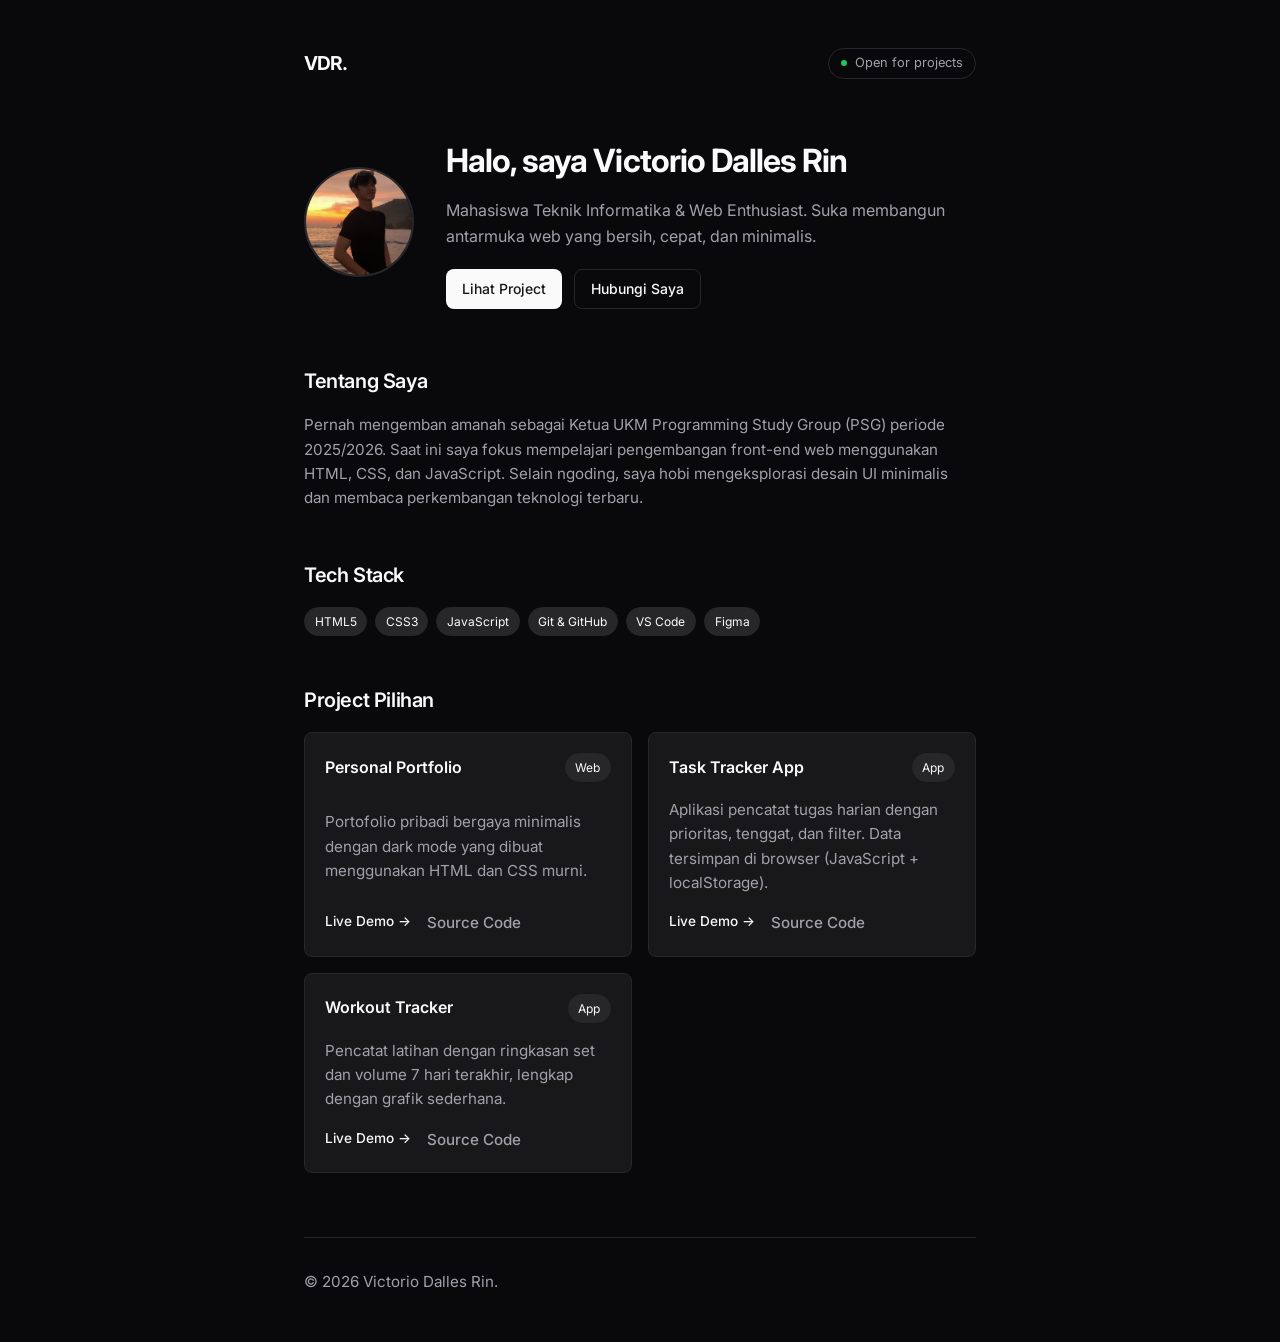
<file: index.html>
<!DOCTYPE html>
<html lang="id">

<head>
      <meta charset="UTF-8">
      <meta name="viewport" content="width=device-width, initial-scale=1.0">
      <!-- 1. NAMA -->
      <title>Portofolio - Victorio Dalles Rin</title>
      <link rel="stylesheet" href="assets/style.css">
</head>

<body>

      <div class="container">
            <!-- Navbar -->
            <nav class="navbar">
                  <!-- 2. LOGO INITIAL NAMA -->
                  <div class="logo">VDR.</div>
                  <div class="status-badge">
                        <span class="dot"></span> Open for projects
                  </div>
            </nav>

            <!-- Hero Section -->
            <header class="hero">
                  <div class="hero-content">

                        <!-- 3. FOTO (Simpan gambar profile.jpg di folder image/) -->
                        <img src="image/profile.jpg" alt="Foto Victorio Dalles Rin" class="avatar">

                        <div class="hero-text">
                              <!-- 4. GANTI NAMA UTAMA -->
                              <h1 class="title">Halo, saya Victorio Dalles Rin </h1>
                              <p class="subtitle">
                                    Mahasiswa Teknik Informatika &amp; Web Enthusiast. Suka membangun antarmuka web yang
                                    bersih, cepat, dan minimalis.
                              </p>
                              <div class="cta-buttons">
                                    <a href="#projects" class="button">Lihat Project</a>

                                    <!-- 5. LINK WHATSAPP -->
                                    <a href="https://wa.me/6285175140928" target="_blank" class="button button-outline">
                                          Hubungi Saya
                                    </a>
                              </div>
                        </div>

                  </div>
            </header>

            <!-- About Section -->
            <section class="section">
                  <h2 class="section-title">Tentang Saya</h2>
                  <p class="text-muted">
                        Pernah mengemban amanah sebagai Ketua UKM Programming Study Group (PSG) periode 2025/2026. Saat
                        ini saya fokus
                        mempelajari pengembangan front-end web menggunakan HTML, CSS, dan JavaScript. Selain ngoding,
                        saya hobi mengeksplorasi
                        desain UI minimalis dan membaca perkembangan teknologi terbaru.
                  </p>
            </section>

            <!-- Tech Stack Section -->
            <section class="section">
                  <h2 class="section-title">Tech Stack</h2>
                  <div class="badges-wrapper">
                        <span class="badge">HTML5</span>
                        <span class="badge">CSS3</span>
                        <span class="badge">JavaScript</span>
                        <span class="badge">Git &amp; GitHub</span>
                        <span class="badge">VS Code</span>
                        <span class="badge">Figma</span>
                  </div>
            </section>

            <!-- Projects Section -->
            <section class="section" id="projects">
                  <h2 class="section-title">Project Pilihan</h2>
                  <div class="projects-grid">

                        <!-- Project Card 1 -->
                        <div class="card">
                              <div class="card-header">
                                    <h3>Personal Portfolio</h3>
                                    <span class="badge">Web</span>
                              </div>
                              <p class="text-muted">
                                    Portofolio pribadi bergaya minimalis dengan dark mode yang dibuat menggunakan HTML
                                    dan CSS murni.
                              </p>
                              <div class="card-footer">
                                    <a href="https://victoriodr.github.io/my-portofolio/" target="_blank" rel="noopener"
                                          class="link">Live Demo &rarr;</a>
                                    <a href="https://github.com/VictorioDR/my-portofolio" target="_blank" rel="noopener"
                                          class="link text-muted">Source Code</a>
                              </div>
                        </div>

                        <!-- Project Card 2 -->
                        <div class="card">
                              <div class="card-header">
                                    <h3>Task Tracker App</h3>
                                    <span class="badge">App</span>
                              </div>
                              <p class="text-muted">
                                    Aplikasi pencatat tugas harian dengan prioritas, tenggat, dan filter. Data tersimpan
                                    di browser (JavaScript + localStorage).
                              </p>
                              <div class="card-footer">
                                    <a href="projects/task-tracker/" class="link">Live Demo &rarr;</a>
                                    <a href="https://github.com/VictorioDR/my-portofolio/tree/main/projects/task-tracker"
                                          target="_blank" rel="noopener" class="link text-muted">Source Code</a>
                              </div>
                        </div>

                        <!-- Project Card 3 -->
                        <div class="card">
                              <div class="card-header">
                                    <h3>Workout Tracker</h3>
                                    <span class="badge">App</span>
                              </div>
                              <p class="text-muted">
                                    Pencatat latihan dengan ringkasan set dan volume 7 hari terakhir, lengkap dengan
                                    grafik sederhana.
                              </p>
                              <div class="card-footer">
                                    <a href="projects/workout-tracker/" class="link">Live Demo &rarr;</a>
                                    <a href="https://github.com/VictorioDR/my-portofolio/tree/main/projects/workout-tracker"
                                          target="_blank" rel="noopener" class="link text-muted">Source Code</a>
                              </div>
                        </div>
                  </div>
            </section>

            <!-- Footer -->
            <footer class="footer">
                  <!-- 6. FOOTER -->
                  <p class="text-muted">&copy; 2026 Victorio Dalles Rin.</p>
            </footer>

      </div>

</body>

</html>
</file>
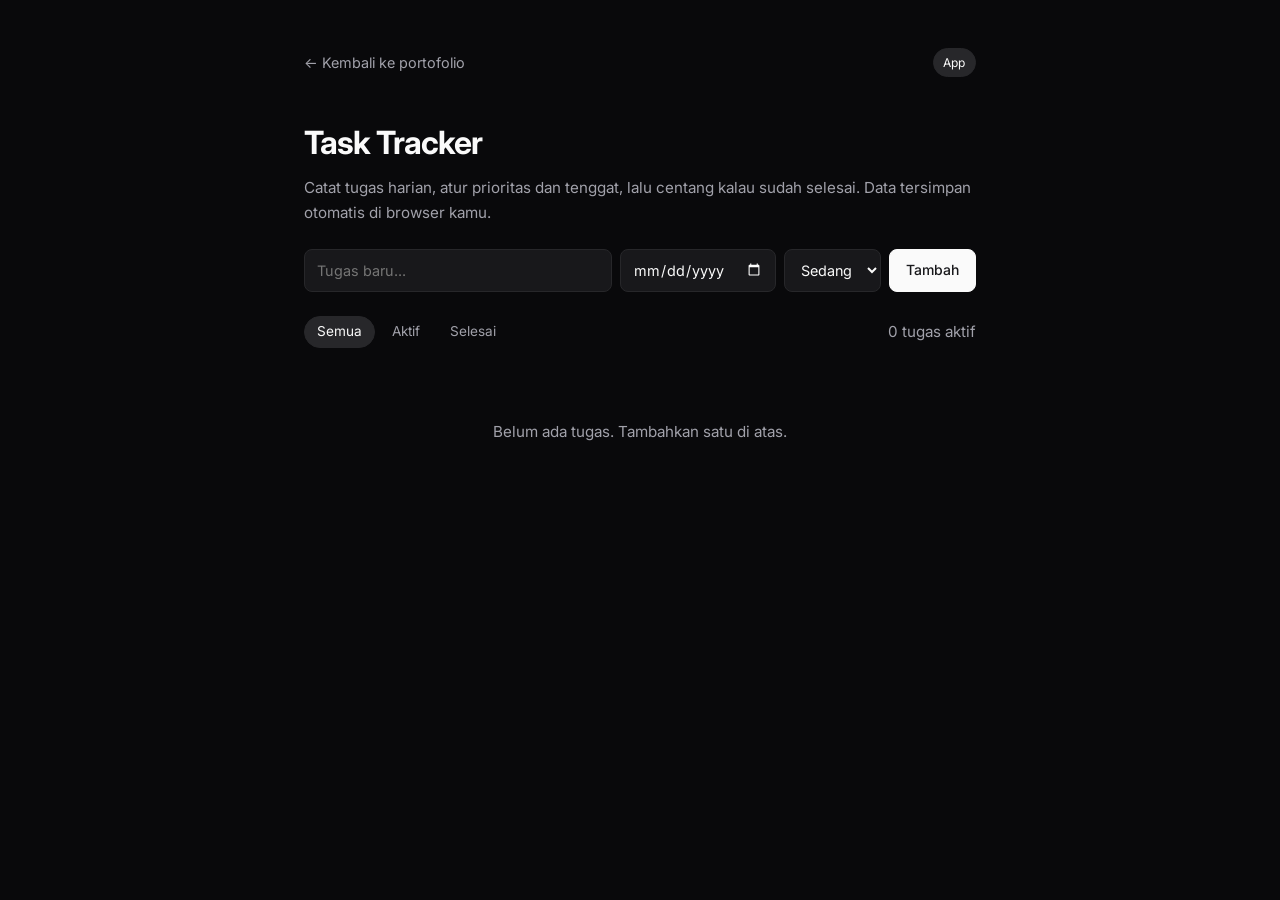
<file: projects/task-tracker/index.html>
<!DOCTYPE html>
<html lang="id">

<head>
      <meta charset="UTF-8">
      <meta name="viewport" content="width=device-width, initial-scale=1.0">
      <title>Task Tracker</title>
      <link rel="stylesheet" href="style.css">
</head>

<body>
      <div class="container">
            <nav class="navbar">
                  <a href="../../index.html" class="back">&larr; Kembali ke portofolio</a>
                  <span class="badge">App</span>
            </nav>

            <header class="header">
                  <h1 class="title">Task Tracker</h1>
                  <p class="subtitle">Catat tugas harian, atur prioritas dan tenggat, lalu centang kalau sudah selesai. Data
                        tersimpan otomatis di browser kamu.</p>
            </header>

            <form id="task-form" class="form" autocomplete="off">
                  <input id="task-title" class="input input-grow" type="text" placeholder="Tugas baru..." maxlength="100"
                        required aria-label="Judul tugas">
                  <input id="task-due" class="input" type="date" aria-label="Tenggat">
                  <select id="task-priority" class="input" aria-label="Prioritas">
                        <option value="low">Rendah</option>
                        <option value="medium" selected>Sedang</option>
                        <option value="high">Tinggi</option>
                  </select>
                  <button type="submit" class="button">Tambah</button>
            </form>

            <div class="toolbar">
                  <div class="filters" role="group" aria-label="Filter tugas">
                        <button class="filter is-active" data-filter="all">Semua</button>
                        <button class="filter" data-filter="active">Aktif</button>
                        <button class="filter" data-filter="done">Selesai</button>
                  </div>
                  <span id="counter" class="text-muted"></span>
            </div>

            <ul id="task-list" class="task-list"></ul>
            <p id="empty" class="text-muted empty" hidden>Belum ada tugas. Tambahkan satu di atas.</p>

            <button id="clear-done" class="button button-outline" type="button" hidden>Hapus yang selesai</button>
      </div>

      <script src="script.js"></script>
</body>

</html>
</file>
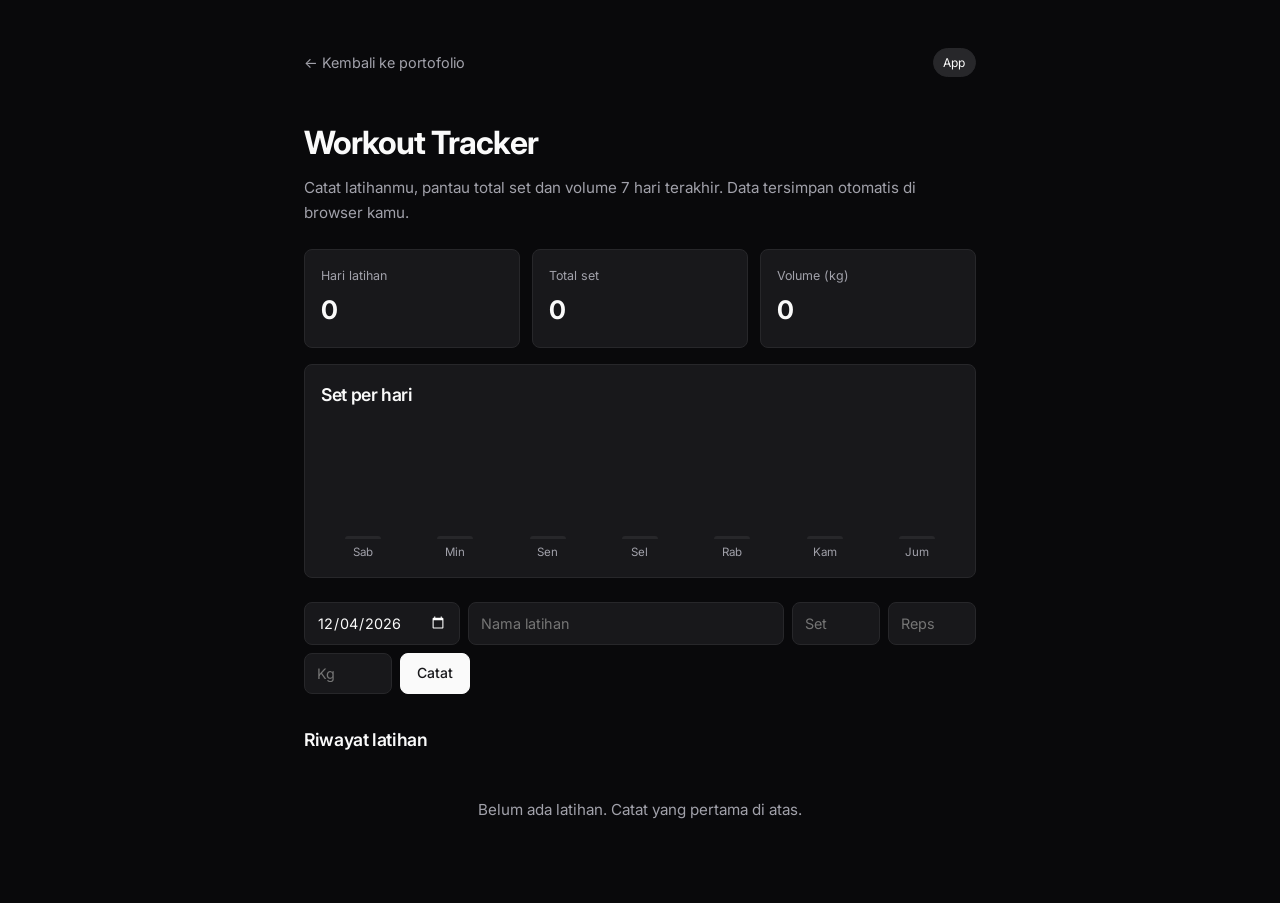
<file: projects/workout-tracker/index.html>
<!DOCTYPE html>
<html lang="id">

<head>
      <meta charset="UTF-8">
      <meta name="viewport" content="width=device-width, initial-scale=1.0">
      <title>Workout Tracker</title>
      <link rel="stylesheet" href="style.css">
</head>

<body>
      <div class="container">
            <nav class="navbar">
                  <a href="../../index.html" class="back">&larr; Kembali ke portofolio</a>
                  <span class="badge">App</span>
            </nav>

            <header class="header">
                  <h1 class="title">Workout Tracker</h1>
                  <p class="subtitle">Catat latihanmu, pantau total set dan volume 7 hari terakhir. Data tersimpan otomatis di
                        browser kamu.</p>
            </header>

            <!-- Ringkasan 7 hari terakhir -->
            <section class="stats" aria-label="Ringkasan 7 hari terakhir">
                  <div class="stat">
                        <span class="stat-label">Hari latihan</span>
                        <strong id="stat-days" class="stat-value">0</strong>
                  </div>
                  <div class="stat">
                        <span class="stat-label">Total set</span>
                        <strong id="stat-sets" class="stat-value">0</strong>
                  </div>
                  <div class="stat">
                        <span class="stat-label">Volume (kg)</span>
                        <strong id="stat-volume" class="stat-value">0</strong>
                  </div>
            </section>

            <section class="chart-card" aria-label="Grafik set per hari">
                  <h2 class="section-title">Set per hari</h2>
                  <div id="chart" class="chart"></div>
            </section>

            <!-- Form catat latihan -->
            <form id="workout-form" class="form" autocomplete="off">
                  <input id="w-date" class="input" type="date" required aria-label="Tanggal">
                  <input id="w-name" class="input input-grow" type="text" list="exercise-list" placeholder="Nama latihan"
                        maxlength="60" required aria-label="Nama latihan">
                  <datalist id="exercise-list">
                        <option value="Push Up"></option>
                        <option value="Pull Up"></option>
                        <option value="Squat"></option>
                        <option value="Bench Press"></option>
                        <option value="Deadlift"></option>
                        <option value="Shoulder Press"></option>
                        <option value="Plank"></option>
                  </datalist>
                  <input id="w-sets" class="input input-small" type="number" min="1" max="50" placeholder="Set" required
                        aria-label="Jumlah set">
                  <input id="w-reps" class="input input-small" type="number" min="1" max="500" placeholder="Reps" required
                        aria-label="Jumlah repetisi">
                  <input id="w-weight" class="input input-small" type="number" min="0" max="1000" step="0.5"
                        placeholder="Kg" aria-label="Beban dalam kilogram (kosongkan untuk berat badan)">
                  <button type="submit" class="button">Catat</button>
            </form>

            <!-- Riwayat -->
            <h2 class="section-title">Riwayat latihan</h2>
            <div id="history"></div>
            <p id="empty" class="text-muted empty" hidden>Belum ada latihan. Catat yang pertama di atas.</p>
      </div>

      <script src="script.js"></script>
</body>

</html>
</file>
<file: assets/style.css>
@import url('https://fonts.googleapis.com/css2?family=Inter:wght@400;500;600;700&display=swap');

:root {
      --background: #09090b;
      --foreground: #fafafa;
      --card: #18181b;
      --card-foreground: #fafafa;
      --muted: #27272a;
      --muted-foreground: #a1a1aa;
      --border: #27272a;
      --border-hover: #3f3f46;
      --primary: #fafafa;
      --primary-foreground: #18181b;
      --secondary: #27272a;
      --secondary-foreground: #fafafa;
      --radius: 0.5rem;
      --max-width: 720px;
}

* {
      box-sizing: border-box;
      margin: 0;
      padding: 0;
}

body {
      font-family: 'Inter', sans-serif;
      background-color: var(--background);
      color: var(--foreground);
      line-height: 1.6;
      -webkit-font-smoothing: antialiased;
}

.container {
      max-width: var(--max-width);
      margin: 0 auto;
      padding: 3rem 1.5rem;
}

/* Navbar */
.navbar {
      display: flex;
      justify-content: space-between;
      align-items: center;
      margin-bottom: 3.5rem;
}

.logo {
      font-weight: 700;
      font-size: 1.2rem;
      letter-spacing: -0.05em;
}

.status-badge {
      display: flex;
      align-items: center;
      gap: 0.5rem;
      font-size: 0.8rem;
      color: var(--muted-foreground);
      border: 1px solid var(--border);
      padding: 0.25rem 0.75rem;
      border-radius: 9999px;
}

.dot {
      width: 6px;
      height: 6px;
      background-color: #22c55e;
      border-radius: 50%;
}

/* Hero Section */
.hero {
      margin-bottom: 3.5rem;
}

.hero-content {
      display: flex;
      flex-direction: column;
      gap: 1.5rem;
      align-items: flex-start;
}

@media (min-width: 640px) {
      .hero-content {
            flex-direction: row;
            align-items: center;
            gap: 2rem;
      }
}

.avatar {
      width: 110px;
      height: 110px;
      border-radius: 50%;
      object-fit: cover;
      border: 2px solid var(--border);
      flex-shrink: 0;
}

.title {
      font-size: 2rem;
      font-weight: 700;
      letter-spacing: -0.03em;
      margin-bottom: 0.75rem;
}

.subtitle {
      color: var(--muted-foreground);
      font-size: 1rem;
      margin-bottom: 1.25rem;
}

.cta-buttons {
      display: flex;
      flex-wrap: wrap;
      gap: 0.75rem;
}

/* Shared Section Style */
.section {
      margin-bottom: 3rem;
}

.section-title {
      font-size: 1.25rem;
      font-weight: 600;
      letter-spacing: -0.02em;
      margin-bottom: 1rem;
}

.text-muted {
      color: var(--muted-foreground);
      font-size: 0.95rem;
}

/* Badges */
.badges-wrapper {
      display: flex;
      flex-wrap: wrap;
      gap: 0.5rem;
}

.badge {
      padding: 0.25rem 0.6rem;
      font-size: 0.75rem;
      border-radius: 9999px;
      background-color: var(--secondary);
      color: var(--secondary-foreground);
      border: 1px solid var(--border);
}

/* Buttons */
.button {
      display: inline-flex;
      align-items: center;
      padding: 0.5rem 1rem;
      font-size: 0.875rem;
      font-weight: 500;
      border-radius: var(--radius);
      background-color: var(--primary);
      color: var(--primary-foreground);
      text-decoration: none;
      transition: opacity 0.2s;
}

.button:hover {
      opacity: 0.9;
}

.button-outline {
      background-color: transparent;
      color: var(--foreground);
      border: 1px solid var(--border);
}

.button-outline:hover {
      background-color: var(--secondary);
}

/* Projects Grid & Cards */
.projects-grid {
      display: grid;
      grid-template-columns: 1fr;
      gap: 1rem;
}

@media (min-width: 640px) {
      .projects-grid {
            grid-template-columns: 1fr 1fr;
      }
}

.card {
      background-color: var(--card);
      border: 1px solid var(--border);
      border-radius: var(--radius);
      padding: 1.25rem;
      display: flex;
      flex-direction: column;
      justify-content: space-between;
      gap: 1rem;
      transition: border-color 0.2s;
}

.card:hover {
      border-color: var(--border-hover);
}

.card-header {
      display: flex;
      justify-content: space-between;
      align-items: center;
}

.card-header h3 {
      font-size: 1rem;
      font-weight: 600;
}

.card-footer {
      display: flex;
      gap: 1rem;
      font-size: 0.85rem;
}

.link {
      color: var(--foreground);
      text-decoration: none;
      font-weight: 500;
}

.link.text-muted {
      color: var(--muted-foreground);
}

.link:hover {
      text-decoration: underline;
}

/* Footer */
.footer {
      border-top: 1px solid var(--border);
      padding-top: 2rem;
      margin-top: 4rem;
      font-size: 0.85rem;
}
</file>
<file: projects/task-tracker/style.css>
@import url('https://fonts.googleapis.com/css2?family=Inter:wght@400;500;600;700&display=swap');

:root {
      --background: #09090b;
      --foreground: #fafafa;
      --card: #18181b;
      --muted-foreground: #a1a1aa;
      --border: #27272a;
      --border-hover: #3f3f46;
      --primary: #fafafa;
      --primary-foreground: #18181b;
      --secondary: #27272a;
      --radius: 0.5rem;
      --high: #ef4444;
      --medium: #eab308;
      --low: #22c55e;
}

* {
      box-sizing: border-box;
      margin: 0;
      padding: 0;
}

body {
      font-family: 'Inter', sans-serif;
      background-color: var(--background);
      color: var(--foreground);
      line-height: 1.6;
      -webkit-font-smoothing: antialiased;
}

.container {
      max-width: 720px;
      margin: 0 auto;
      padding: 3rem 1.5rem;
}

.navbar {
      display: flex;
      justify-content: space-between;
      align-items: center;
      margin-bottom: 2.5rem;
}

.back {
      color: var(--muted-foreground);
      text-decoration: none;
      font-size: 0.9rem;
}

.back:hover {
      color: var(--foreground);
}

.badge {
      padding: 0.25rem 0.6rem;
      font-size: 0.75rem;
      border-radius: 9999px;
      background-color: var(--secondary);
      border: 1px solid var(--border);
}

.header {
      margin-bottom: 1.5rem;
}

.title {
      font-size: 2rem;
      font-weight: 700;
      letter-spacing: -0.03em;
      margin-bottom: 0.5rem;
}

.subtitle,
.text-muted {
      color: var(--muted-foreground);
      font-size: 0.95rem;
}

/* Form */
.form {
      display: flex;
      flex-wrap: wrap;
      gap: 0.5rem;
      margin-bottom: 1.5rem;
}

.input {
      background-color: var(--card);
      color: var(--foreground);
      border: 1px solid var(--border);
      border-radius: var(--radius);
      padding: 0.5rem 0.75rem;
      font: inherit;
      font-size: 0.9rem;
      color-scheme: dark;
}

.input:focus {
      outline: none;
      border-color: var(--border-hover);
}

.input-grow {
      flex: 1 1 200px;
}

.button {
      padding: 0.5rem 1rem;
      font: inherit;
      font-size: 0.875rem;
      font-weight: 500;
      border: 1px solid var(--primary);
      border-radius: var(--radius);
      background-color: var(--primary);
      color: var(--primary-foreground);
      cursor: pointer;
      transition: opacity 0.2s;
}

.button:hover {
      opacity: 0.9;
}

.button-outline {
      background-color: transparent;
      color: var(--foreground);
      border-color: var(--border);
}

.button-outline:hover {
      background-color: var(--secondary);
}

/* Toolbar */
.toolbar {
      display: flex;
      justify-content: space-between;
      align-items: center;
      flex-wrap: wrap;
      gap: 0.5rem;
      margin-bottom: 1rem;
}

.filters {
      display: flex;
      gap: 0.25rem;
}

.filter {
      padding: 0.25rem 0.75rem;
      font: inherit;
      font-size: 0.85rem;
      color: var(--muted-foreground);
      background: transparent;
      border: 1px solid transparent;
      border-radius: 9999px;
      cursor: pointer;
}

.filter:hover {
      color: var(--foreground);
}

.filter.is-active {
      color: var(--foreground);
      background-color: var(--secondary);
      border-color: var(--border);
}

/* Task list */
.task-list {
      list-style: none;
      display: grid;
      gap: 0.5rem;
      margin-bottom: 1.5rem;
}

.task {
      display: flex;
      align-items: center;
      gap: 0.75rem;
      background-color: var(--card);
      border: 1px solid var(--border);
      border-radius: var(--radius);
      padding: 0.75rem 1rem;
      transition: border-color 0.2s;
}

.task:hover {
      border-color: var(--border-hover);
}

.task input[type="checkbox"] {
      width: 1.1rem;
      height: 1.1rem;
      accent-color: var(--primary);
      cursor: pointer;
      flex-shrink: 0;
}

.task-body {
      flex: 1;
      min-width: 0;
}

.task-title {
      font-size: 0.95rem;
      font-weight: 500;
      word-break: break-word;
}

.task.is-done .task-title {
      text-decoration: line-through;
      color: var(--muted-foreground);
}

.task-meta {
      display: flex;
      flex-wrap: wrap;
      align-items: center;
      gap: 0.75rem;
      font-size: 0.78rem;
      color: var(--muted-foreground);
}

.priority::before {
      content: "";
      display: inline-block;
      width: 6px;
      height: 6px;
      border-radius: 50%;
      margin-right: 0.35rem;
      background-color: var(--medium);
}

.priority-high::before {
      background-color: var(--high);
}

.priority-low::before {
      background-color: var(--low);
}

.overdue {
      color: var(--high);
}

.delete {
      background: transparent;
      border: none;
      color: var(--muted-foreground);
      font-size: 1.25rem;
      line-height: 1;
      cursor: pointer;
      padding: 0.25rem 0.5rem;
      border-radius: var(--radius);
}

.delete:hover {
      color: var(--high);
      background-color: var(--secondary);
}

.empty {
      text-align: center;
      padding: 2rem 0;
}
</file>
<file: projects/workout-tracker/style.css>
@import url('https://fonts.googleapis.com/css2?family=Inter:wght@400;500;600;700&display=swap');

:root {
      --background: #09090b;
      --foreground: #fafafa;
      --card: #18181b;
      --muted-foreground: #a1a1aa;
      --border: #27272a;
      --border-hover: #3f3f46;
      --primary: #fafafa;
      --primary-foreground: #18181b;
      --secondary: #27272a;
      --radius: 0.5rem;
      --accent: #22c55e;
      --danger: #ef4444;
}

* {
      box-sizing: border-box;
      margin: 0;
      padding: 0;
}

body {
      font-family: 'Inter', sans-serif;
      background-color: var(--background);
      color: var(--foreground);
      line-height: 1.6;
      -webkit-font-smoothing: antialiased;
}

.container {
      max-width: 720px;
      margin: 0 auto;
      padding: 3rem 1.5rem;
}

.navbar {
      display: flex;
      justify-content: space-between;
      align-items: center;
      margin-bottom: 2.5rem;
}

.back {
      color: var(--muted-foreground);
      text-decoration: none;
      font-size: 0.9rem;
}

.back:hover {
      color: var(--foreground);
}

.badge {
      padding: 0.25rem 0.6rem;
      font-size: 0.75rem;
      border-radius: 9999px;
      background-color: var(--secondary);
      border: 1px solid var(--border);
}

.header {
      margin-bottom: 1.5rem;
}

.title {
      font-size: 2rem;
      font-weight: 700;
      letter-spacing: -0.03em;
      margin-bottom: 0.5rem;
}

.section-title {
      font-size: 1.1rem;
      font-weight: 600;
      letter-spacing: -0.02em;
      margin-bottom: 0.75rem;
}

.subtitle,
.text-muted {
      color: var(--muted-foreground);
      font-size: 0.95rem;
}

/* Statistik */
.stats {
      display: grid;
      grid-template-columns: repeat(3, 1fr);
      gap: 0.75rem;
      margin-bottom: 1rem;
}

.stat,
.chart-card {
      background-color: var(--card);
      border: 1px solid var(--border);
      border-radius: var(--radius);
      padding: 1rem;
}

.stat {
      display: flex;
      flex-direction: column;
      gap: 0.25rem;
}

.stat-label {
      font-size: 0.78rem;
      color: var(--muted-foreground);
}

.stat-value {
      font-size: 1.6rem;
      font-weight: 700;
      letter-spacing: -0.03em;
}

/* Grafik */
.chart-card {
      margin-bottom: 1.5rem;
}

.chart {
      display: grid;
      grid-template-columns: repeat(7, 1fr);
      gap: 0.5rem;
      height: 140px;
      align-items: end;
}

.bar-col {
      display: flex;
      flex-direction: column;
      justify-content: flex-end;
      align-items: center;
      gap: 0.25rem;
      height: 100%;
}

.bar-value {
      font-size: 0.72rem;
      color: var(--muted-foreground);
}

.bar {
      width: 100%;
      max-width: 36px;
      min-height: 3px;
      border-radius: 4px 4px 0 0;
      background-color: var(--secondary);
}

.bar.has-data {
      background-color: var(--accent);
}

.bar-label {
      font-size: 0.72rem;
      color: var(--muted-foreground);
}

/* Form */
.form {
      display: flex;
      flex-wrap: wrap;
      gap: 0.5rem;
      margin-bottom: 2rem;
}

.input {
      background-color: var(--card);
      color: var(--foreground);
      border: 1px solid var(--border);
      border-radius: var(--radius);
      padding: 0.5rem 0.75rem;
      font: inherit;
      font-size: 0.9rem;
      color-scheme: dark;
}

.input:focus {
      outline: none;
      border-color: var(--border-hover);
}

.input-grow {
      flex: 1 1 160px;
}

.input-small {
      width: 5.5rem;
}

.button {
      padding: 0.5rem 1rem;
      font: inherit;
      font-size: 0.875rem;
      font-weight: 500;
      border: 1px solid var(--primary);
      border-radius: var(--radius);
      background-color: var(--primary);
      color: var(--primary-foreground);
      cursor: pointer;
      transition: opacity 0.2s;
}

.button:hover {
      opacity: 0.9;
}

/* Riwayat */
.day {
      margin-bottom: 1.5rem;
}

.day-header {
      display: flex;
      justify-content: space-between;
      font-size: 0.85rem;
      color: var(--muted-foreground);
      margin-bottom: 0.5rem;
}

.entries {
      list-style: none;
      display: grid;
      gap: 0.5rem;
}

.entry {
      display: flex;
      align-items: center;
      gap: 0.75rem;
      background-color: var(--card);
      border: 1px solid var(--border);
      border-radius: var(--radius);
      padding: 0.75rem 1rem;
      transition: border-color 0.2s;
}

.entry:hover {
      border-color: var(--border-hover);
}

.entry-body {
      flex: 1;
      min-width: 0;
}

.entry-name {
      font-weight: 500;
      font-size: 0.95rem;
      word-break: break-word;
}

.entry-detail {
      font-size: 0.8rem;
      color: var(--muted-foreground);
}

.delete {
      background: transparent;
      border: none;
      color: var(--muted-foreground);
      font-size: 1.25rem;
      line-height: 1;
      cursor: pointer;
      padding: 0.25rem 0.5rem;
      border-radius: var(--radius);
}

.delete:hover {
      color: var(--danger);
      background-color: var(--secondary);
}

.empty {
      text-align: center;
      padding: 2rem 0;
}

@media (max-width: 480px) {
      .stat-value {
            font-size: 1.3rem;
      }
}
</file>
